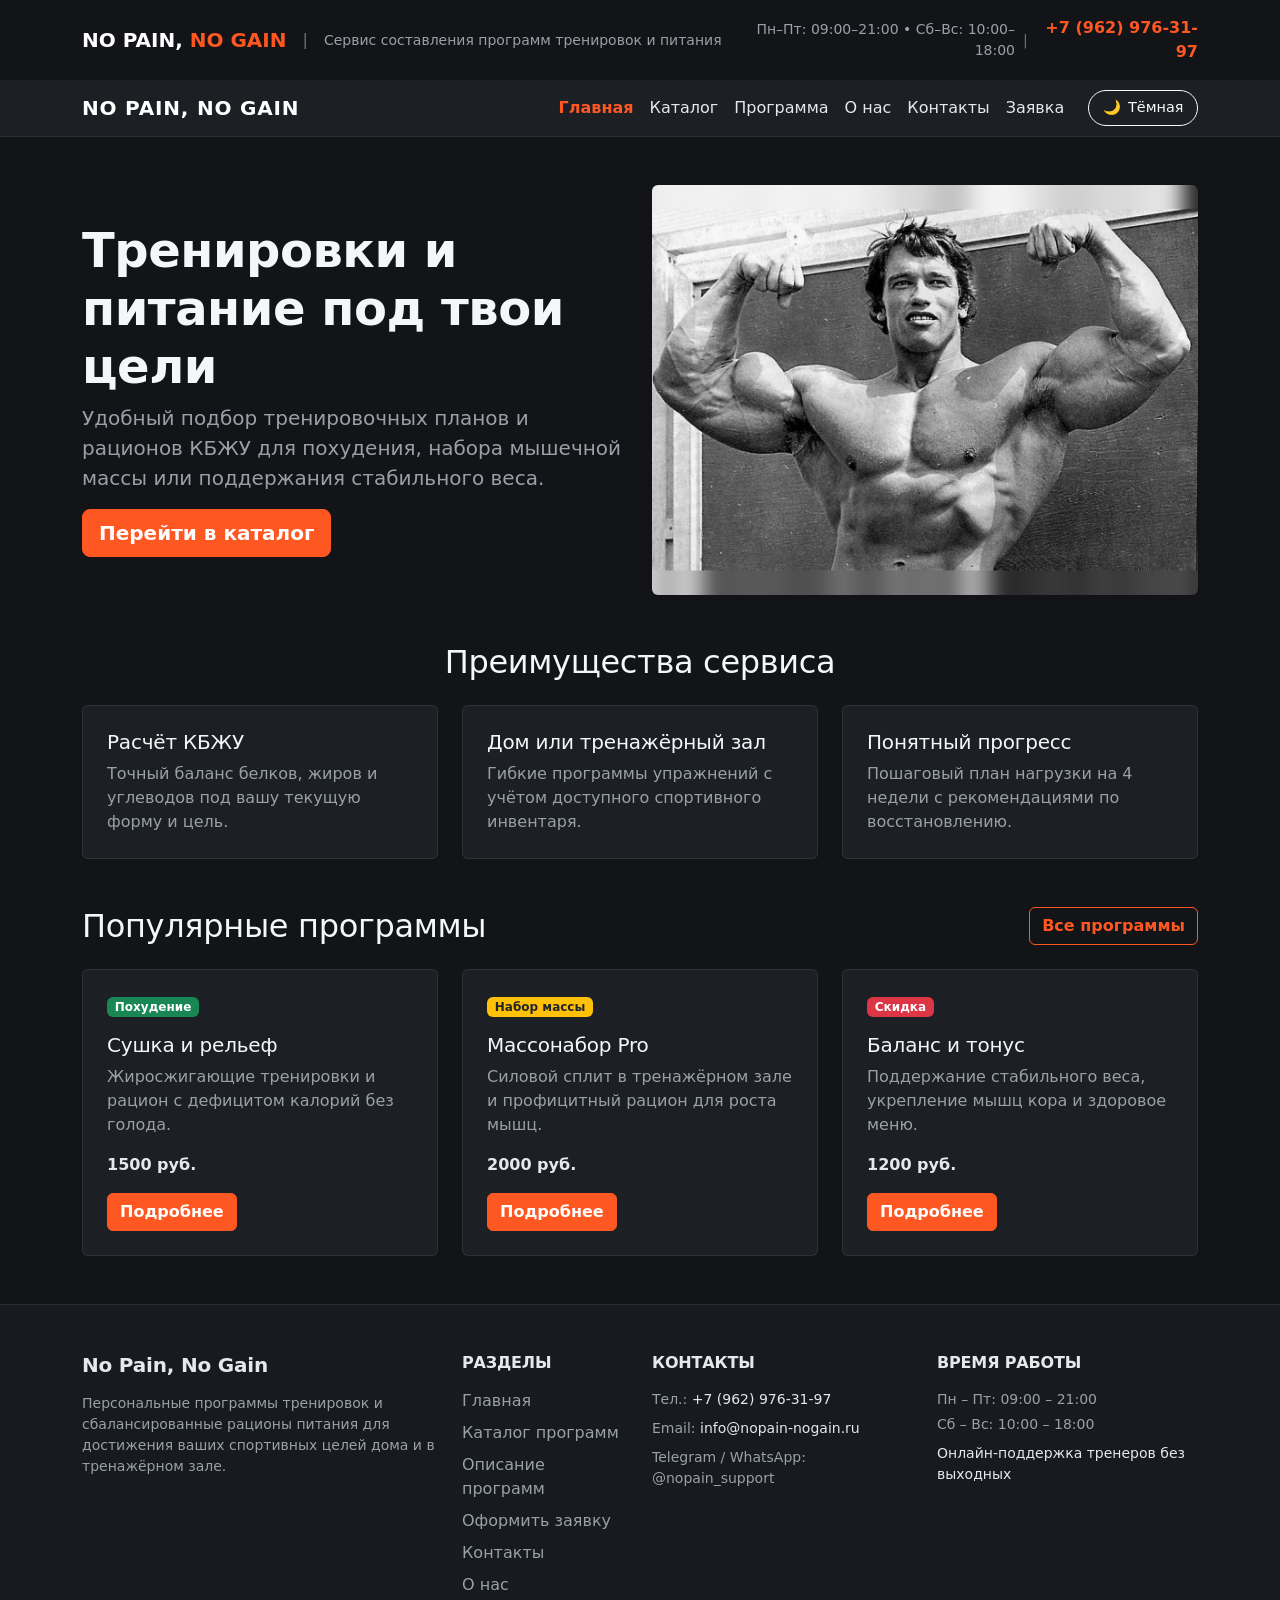
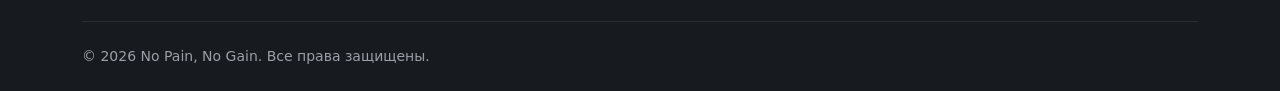
<file: index.html>
<!DOCTYPE html>
<html lang="ru">
<head>
  <meta charset="UTF-8">
  <meta name="viewport" content="width=device-width, initial-scale=1.0">
  <title>Главная — No Pain, No Gain</title>
  <link rel="stylesheet" href="vendor/bootstrap/css/bootstrap.min.css">
  <link rel="stylesheet" href="css/custom.css">
  <link rel="stylesheet" href="css/theme.css">
</head>
<body class="bg-light">


<header class="top-brand-bar py-3">
  <div class="container">
    <div class="row align-items-center g-2">
      <div class="col-12 col-md-7 text-center text-md-start">
        <div class="d-flex flex-column flex-sm-row align-items-center gap-sm-3">
          <span class="fw-bold text-uppercase tracking-wider text-white fs-5">
            No Pain, <span style="color: var(--accent);">No Gain</span>
          </span>
          <span class="d-none d-sm-inline text-secondary">|</span>
          <span class="text-muted small">
            Сервис составления программ тренировок и питания
          </span>
        </div>
      </div>
      <div class="col-12 col-md-5 text-center text-md-end">
  <div class="d-inline-flex align-items-center gap-2 small">
    <span class="text-muted d-none d-xl-inline">Пн–Пт: 09:00–21:00 • Сб–Вс: 10:00–18:00</span>
    <span class="text-secondary d-none d-xl-inline">|</span>
    <a href="tel:+79629763197" class="text-decoration-none fw-bold fs-6" style="color: var(--accent);">
      +7 (962) 976-31-97
    </a>
  </div>
</div>


    </div>
  </div>
</header>

  <nav class="navbar navbar-expand-lg navbar-dark bg-dark">
    <div class="container">
      <a class="navbar-brand" href="index.html">No Pain, No Gain</a>
      <button
        class="navbar-toggler"
        type="button"
        data-bs-toggle="collapse"
        data-bs-target="#mainNavbar"
        aria-controls="mainNavbar"
        aria-expanded="false"
        aria-label="Переключить навигацию"
      >
        <span class="navbar-toggler-icon"></span>
      </button>
      <div class="collapse navbar-collapse" id="mainNavbar">
        <ul class="navbar-nav ms-auto">
          <li class="nav-item">
            <a class="nav-link active" aria-current="page" href="index.html">Главная</a>
          </li>
          <li class="nav-item">
            <a class="nav-link" href="catalog.html">Каталог</a>
          </li>
          <li class="nav-item">
            <a class="nav-link" href="product.html">Программа</a>
          </li>
          <li class="nav-item">
            <a class="nav-link" href="about.html">О нас</a>
          </li>
          <li class="nav-item">
            <a class="nav-link" href="contacts.html">Контакты</a>
          </li>
          <li class="nav-item">
            <a class="nav-link" href="order.html">Заявка</a>
          </li>

        </ul>
        <button
  class="btn btn-outline-light theme-toggle ms-lg-3 mt-3 mt-lg-0"
  type="button"
  data-theme-toggle
  aria-label="Включить светлую тему"
  aria-pressed="false"
>
  <span data-theme-icon>🌙</span>
  <span data-theme-label>Тёмная</span>
</button>
      </div>
    </div>
  </nav>


  <main>
    <section class="container my-5">
      <div class="row align-items-center g-4">
        <div class="col-12 col-lg-6">
          <h2 class="display-5 fw-bold">
            Тренировки и питание под твои цели
          </h2>
          <p class="lead text-muted">
            Удобный подбор тренировочных планов и рационов КБЖУ для похудения,
            набора мышечной массы или поддержания стабильного веса.
          </p>
          <a class="btn btn-primary btn-lg" href="catalog.html">
            Перейти в каталог
          </a>
        </div>
        <div class="col-12 col-lg-6">
          <img 
            src="images/hero_index.jpg" 
            alt="Тренировочный процесс No Pain, No Gain" 
            class="img-fluid rounded shadow-sm"
          >
        </div>
      </div>
    </section>


    <section class="container my-5">
      <h2 class="text-center mb-4">Преимущества сервиса</h2>
      <div class="row g-4">
        <div class="col-12 col-md-4">
          <div class="p-4 border rounded h-100 bg-white">
            <h3 class="h5">Расчёт КБЖУ</h3>
            <p class="mb-0 text-muted">
              Точный баланс белков, жиров и углеводов под вашу текущую форму и цель.
            </p>
          </div>
        </div>
        <div class="col-12 col-md-4">
          <div class="p-4 border rounded h-100 bg-white">
            <h3 class="h5">Дом или тренажёрный зал</h3>
            <p class="mb-0 text-muted">
              Гибкие программы упражнений с учётом доступного спортивного инвентаря.
            </p>
          </div>
        </div>
        <div class="col-12 col-md-4">
          <div class="p-4 border rounded h-100 bg-white">
            <h3 class="h5">Понятный прогресс</h3>
            <p class="mb-0 text-muted">
              Пошаговый план нагрузки на 4 недели с рекомендациями по восстановлению.
            </p>
          </div>
        </div>
      </div>
    </section>


    <section class="container my-5">
      <div class="d-flex justify-content-between align-items-center mb-4">
        <h2 class="mb-0">Популярные программы</h2>
        <a class="btn btn-outline-primary" href="catalog.html">
          Все программы
        </a>
      </div>
      <div class="row g-4">
        <div class="col-12 col-md-6 col-lg-4">
          <div class="border rounded h-100 p-4 bg-white">
            <span class="badge bg-success mb-3">Похудение</span>
            <h3 class="h5">Сушка и рельеф</h3>
            <p class="text-muted">
              Жиросжигающие тренировки и рацион с дефицитом калорий без голода.
            </p>
            <p class="fw-bold mb-3">1500 руб.</p>
            <a class="btn btn-primary" href="product.html">
              Подробнее
            </a>
          </div>
        </div>
        <div class="col-12 col-md-6 col-lg-4">
          <div class="border rounded h-100 p-4 bg-white">
            <span class="badge bg-warning text-dark mb-3">Набор массы</span>
            <h3 class="h5">Массонабор Pro</h3>
            <p class="text-muted">
              Силовой сплит в тренажёрном зале и профицитный рацион для роста мышц.
            </p>
            <p class="fw-bold mb-3">2000 руб.</p>
            <a class="btn btn-primary" href="product.html">
              Подробнее
            </a>
          </div>
        </div>
        <div class="col-12 col-md-6 col-lg-4">
          <div class="border rounded h-100 p-4 bg-white">
            <span class="badge bg-danger mb-3">Скидка</span>
            <h3 class="h5">Баланс и тонус</h3>
            <p class="text-muted">
              Поддержание стабильного веса, укрепление мышц кора и здоровое меню.
            </p>
            <p class="fw-bold mb-3">1200 руб.</p>
            <a class="btn btn-primary" href="product.html">
              Подробнее
            </a>
          </div>
        </div>
      </div>
    </section>
  </main>


  <footer class="bg-dark text-white pt-5 pb-4 mt-5">
    <div class="container">
      <div class="row g-4">
        <div class="col-12 col-md-6 col-lg-4">
          <h5 class="fw-bold mb-3">No Pain, No Gain</h5>
          <p class="text-white-50 small mb-0">
            Персональные программы тренировок и сбалансированные рационы питания для достижения ваших спортивных целей дома и в тренажёрном зале.
          </p>
        </div>

        <div class="col-6 col-md-3 col-lg-2">
          <h6 class="text-uppercase fw-bold mb-3">Разделы</h6>
          <ul class="list-unstyled mb-0">
            <li class="mb-2"><a class="text-white-50 text-decoration-none" href="index.html">Главная</a></li>
            <li class="mb-2"><a class="text-white-50 text-decoration-none" href="catalog.html">Каталог программ</a></li>
            <li class="mb-2"><a class="text-white-50 text-decoration-none" href="product.html">Описание программ</a></li>
            <li class="mb-2"><a class="text-white-50 text-decoration-none" href="order.html">Оформить заявку</a></li>
            <li class="mb-2"><a class="text-white-50 text-decoration-none" href="contacts.html">Контакты</a></li>
            <li><a class="text-white-50 text-decoration-none" href="about.html">О нас</a></li>
          </ul>
        </div>

        <div class="col-6 col-md-3 col-lg-3">
          <h6 class="text-uppercase fw-bold mb-3">Контакты</h6>
          <ul class="list-unstyled text-white-50 small mb-0">
            <li class="mb-2">Тел.: <a class="text-white text-decoration-none" href="tel:+79991234567">+7 (962) 976-31-97</a></li>
            <li class="mb-2">Email: <a class="text-white text-decoration-none" href="mailto:info@nopain-nogain.ru">info@nopain-nogain.ru</a></li>
            <li>Telegram / WhatsApp: @nopain_support</li>
          </ul>
        </div>

        <div class="col-12 col-md-6 col-lg-3">
          <h6 class="text-uppercase fw-bold mb-3">Время работы</h6>
          <ul class="list-unstyled text-white-50 small mb-0">
            <li class="mb-1">Пн – Пт: 09:00 – 21:00</li>
            <li class="mb-1">Сб – Вс: 10:00 – 18:00</li>
            <li class="text-white mt-2">Онлайн-поддержка тренеров без выходных</li>
          </ul>
        </div>
      </div>
      <hr class="border-secondary my-4">
      <div class="row align-items-center">
        <div class="col-12 col-md-6 text-center text-md-start">
          <p class="text-white-50 small mb-0">&copy; 2026 No Pain, No Gain. Все права защищены.</p>
        </div>
      </div>
    </div>
  </footer>



  <script
    src="vendor/bootstrap/js/bootstrap.bundle.min.js">
  </script>
  <script src="js/theme.js"></script>
</body>
</html>
</file>
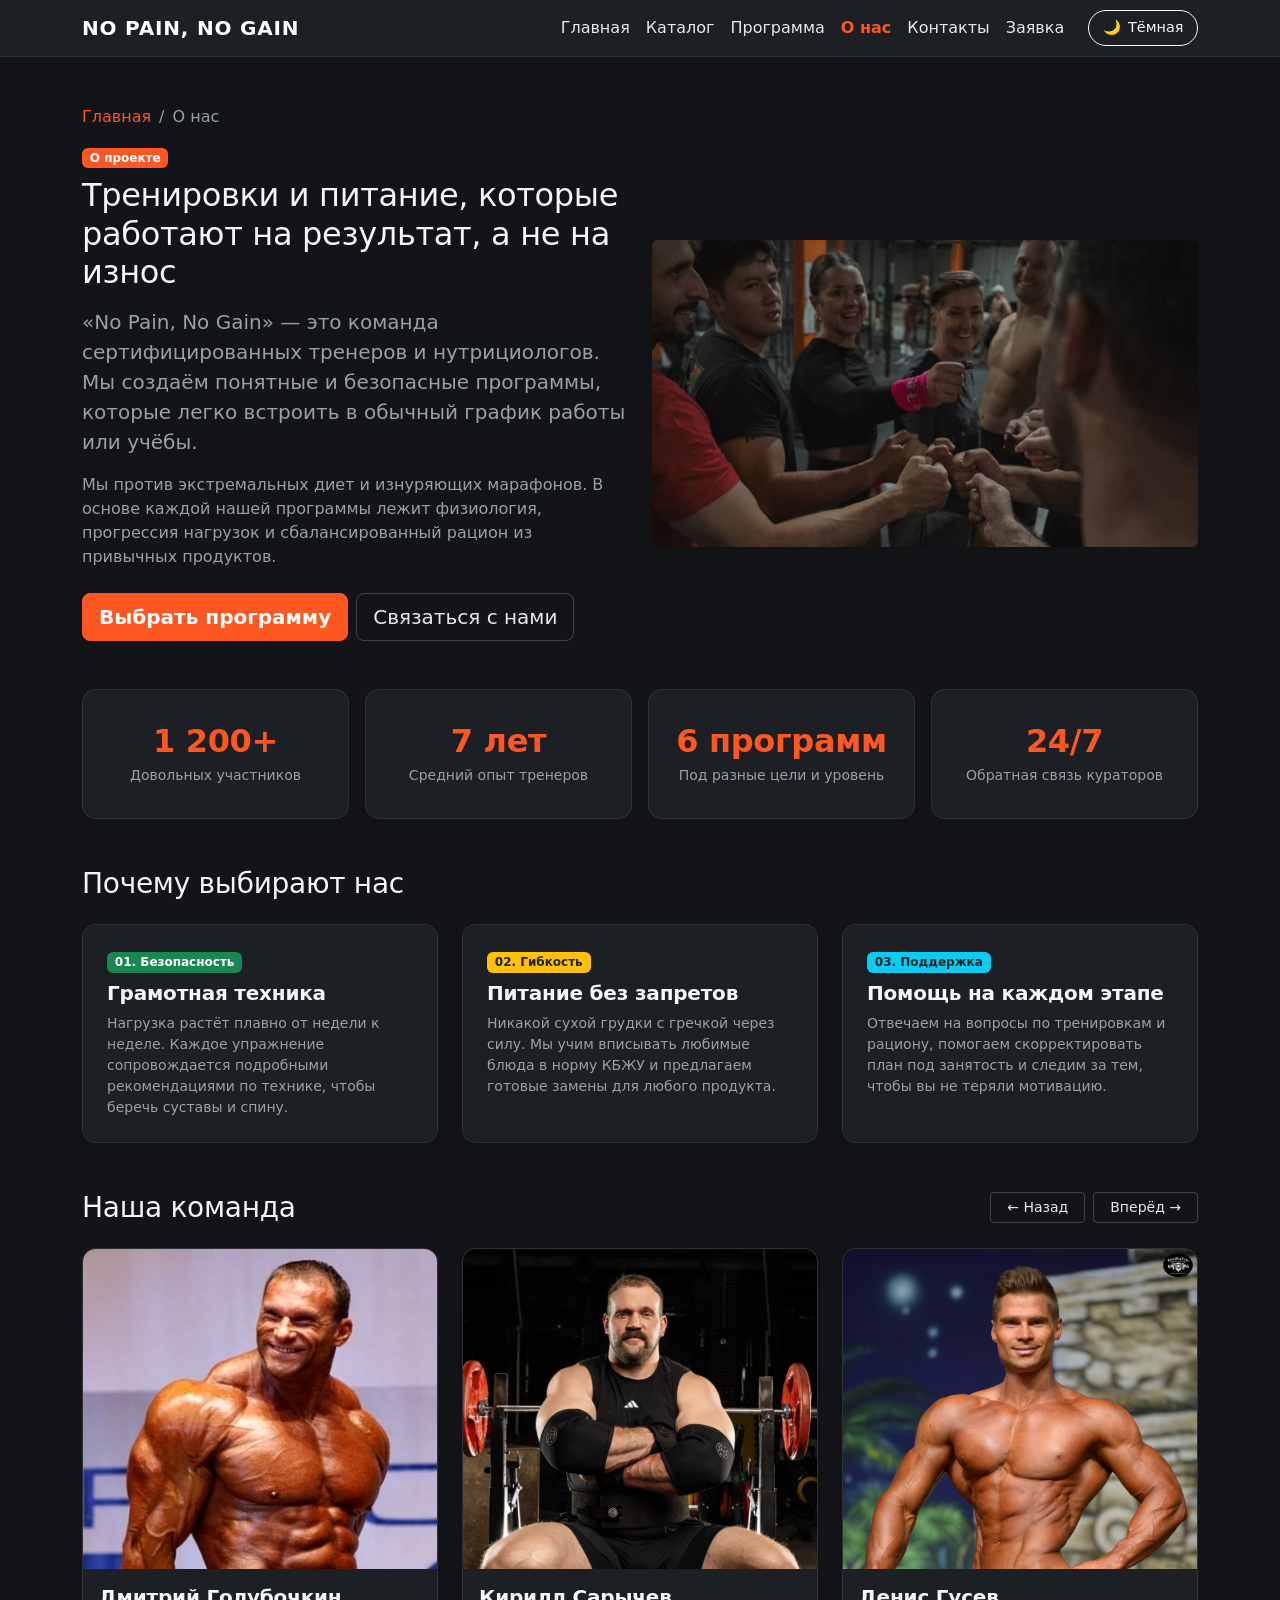
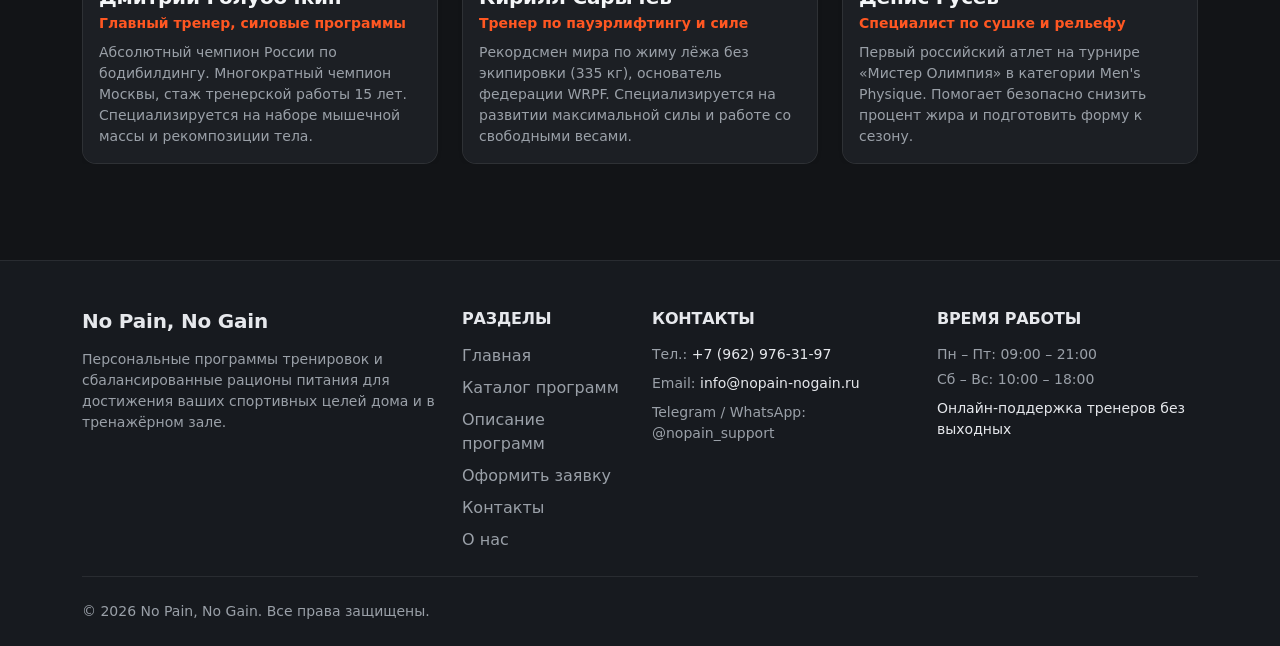
<file: about.html>
<!DOCTYPE html>
<html lang="ru">
<head>
  <meta charset="UTF-8">
  <meta name="viewport" content="width=device-width, initial-scale=1.0">
  <title>О нас — No Pain, No Gain</title>
  <link rel="stylesheet" href="vendor/bootstrap/css/bootstrap.min.css">
  <link rel="stylesheet" href="css/custom.css">
  <link rel="stylesheet" href="css/theme.css">
</head>
<body class="bg-light d-flex flex-column min-vh-100">

  <nav class="navbar navbar-expand-lg navbar-dark bg-dark">
    <div class="container">
      <a class="navbar-brand" href="index.html">No Pain, No Gain</a>
      <button
        class="navbar-toggler"
        type="button"
        data-bs-toggle="collapse"
        data-bs-target="#mainNavbar"
        aria-controls="mainNavbar"
        aria-expanded="false"
        aria-label="Переключить навигацию"
      >
        <span class="navbar-toggler-icon"></span>
      </button>
      <div class="collapse navbar-collapse" id="mainNavbar">
        <ul class="navbar-nav ms-auto">
          <li class="nav-item">
            <a class="nav-link" aria-current="page" href="index.html">Главная</a>
          </li>
          <li class="nav-item">
            <a class="nav-link" href="catalog.html">Каталог</a>
          </li>
          <li class="nav-item">
            <a class="nav-link" href="product.html">Программа</a>
          </li>
          <li class="nav-item">
            <a class="nav-link active" href="about.html">О нас</a>
          </li>
          <li class="nav-item">
            <a class="nav-link" href="contacts.html">Контакты</a>
          </li>
          <li class="nav-item">
            <a class="nav-link" href="order.html">Заявка</a>
          </li>
        </ul>
        <button
  class="btn btn-outline-light theme-toggle ms-lg-3 mt-3 mt-lg-0"
  type="button"
  data-theme-toggle
  aria-label="Включить светлую тему"
  aria-pressed="false"
>
  <span data-theme-icon>🌙</span>
  <span data-theme-label>Тёмная</span>
</button>
      </div>
    </div>
  </nav>

  <main class="container my-5 flex-grow-1">
    <nav aria-label="breadcrumb">
      <ol class="breadcrumb">
        <li class="breadcrumb-item"><a href="index.html">Главная</a></li>
        <li class="breadcrumb-item active" aria-current="page">О нас</li>
      </ol>
    </nav>

    <div class="row g-4 align-items-center mb-5">
      <div class="col-12 col-lg-6">
        <span class="badge bg-primary mb-2">О проекте</span>
        <h1 class="h2 mb-3">Тренировки и питание, которые работают на результат, а не на износ</h1>
        <p class="lead text-muted">
          «No Pain, No Gain» — это команда сертифицированных тренеров и нутрициологов. Мы создаём понятные и безопасные программы, которые легко встроить в обычный график работы или учёбы.
        </p>
        <p class="text-muted mb-4">
          Мы против экстремальных диет и изнуряющих марафонов. В основе каждой нашей программы лежит физиология, прогрессия нагрузок и сбалансированный рацион из привычных продуктов.
        </p>
        <div class="d-flex gap-2">
          <a href="catalog.html" class="btn btn-primary btn-lg">Выбрать программу</a>
          <a href="contacts.html" class="btn btn-outline-secondary btn-lg">Связаться с нами</a>
        </div>
      </div>
      <div class="col-12 col-lg-6">
        <!-- Используем одну из ваших картинок формата 16:9 -->
        <div class="rounded overflow-hidden shadow-sm">
          <img src="images/about0.jpg" class="w-100 program-carousel-img" alt="Команда и тренировки No Pain, No Gain">
        </div>
      </div>
    </div>

    <!-- 2. Блок со статистикой -->
    <div class="row g-3 text-center mb-5">
      <div class="col-6 col-md-3">
        <div class="card border-0 shadow-sm h-100 py-3">
          <div class="card-body">
            <div class="h2 fw-bold text-primary mb-1">1 200+</div>
            <div class="text-muted small">Довольных участников</div>
          </div>
        </div>
      </div>
      <div class="col-6 col-md-3">
        <div class="card border-0 shadow-sm h-100 py-3">
          <div class="card-body">
            <div class="h2 fw-bold text-primary mb-1">7 лет</div>
            <div class="text-muted small">Средний опыт тренеров</div>
          </div>
        </div>
      </div>
      <div class="col-6 col-md-3">
        <div class="card border-0 shadow-sm h-100 py-3">
          <div class="card-body">
            <div class="h2 fw-bold text-primary mb-1">6 программ</div>
            <div class="text-muted small">Под разные цели и уровень</div>
          </div>
        </div>
      </div>
      <div class="col-6 col-md-3">
        <div class="card border-0 shadow-sm h-100 py-3">
          <div class="card-body">
            <div class="h2 fw-bold text-primary mb-1">24/7</div>
            <div class="text-muted small">Обратная связь кураторов</div>
          </div>
        </div>
      </div>
    </div>

    <h2 class="h3 mb-4">Почему выбирают нас</h2>
    <div class="row g-4 mb-5">
      <div class="col-12 col-md-4">
        <div class="card border-0 shadow-sm h-100">
          <div class="card-body p-4">
            <span class="badge bg-success mb-2">01. Безопасность</span>
            <h3 class="h5 fw-bold">Грамотная техника</h3>
            <p class="text-muted small mb-0">
              Нагрузка растёт плавно от недели к неделе. Каждое упражнение сопровождается подробными рекомендациями по технике, чтобы беречь суставы и спину.
            </p>
          </div>
        </div>
      </div>
      <div class="col-12 col-md-4">
        <div class="card border-0 shadow-sm h-100">
          <div class="card-body p-4">
            <span class="badge bg-warning text-dark mb-2">02. Гибкость</span>
            <h3 class="h5 fw-bold">Питание без запретов</h3>
            <p class="text-muted small mb-0">
              Никакой сухой грудки с гречкой через силу. Мы учим вписывать любимые блюда в норму КБЖУ и предлагаем готовые замены для любого продукта.
            </p>
          </div>
        </div>
      </div>
      <div class="col-12 col-md-4">
        <div class="card border-0 shadow-sm h-100">
          <div class="card-body p-4">
            <span class="badge bg-info text-dark mb-2">03. Поддержка</span>
            <h3 class="h5 fw-bold">Помощь на каждом этапе</h3>
            <p class="text-muted small mb-0">
              Отвечаем на вопросы по тренировкам и рациону, помогаем скорректировать план под занятость и следим за тем, чтобы вы не теряли мотивацию.
            </p>
          </div>
        </div>
      </div>
    </div>


<div class="d-flex justify-content-between align-items-center mb-4">
  <h2 class="h3 mb-0">Наша команда</h2>
  <div class="d-flex gap-2">
    <button class="btn btn-outline-dark btn-sm px-3" type="button" data-bs-target="#teamCarousel" data-bs-slide="prev">
      &larr; Назад
    </button>
    <button class="btn btn-outline-dark btn-sm px-3" type="button" data-bs-target="#teamCarousel" data-bs-slide="next">
      Вперёд &rarr;
    </button>
  </div>
</div>

<div id="teamCarousel" class="carousel slide" data-bs-ride="false">
  <div class="carousel-inner">
    <div class="carousel-item active">
      <div class="row g-4">
        
        <!-- Тренер 1 -->
        <div class="col-12 col-md-4">
          <div class="card border-0 shadow-sm h-100">
            <img src="images/about1.jpg" class="card-img-top team-card-img" alt="Дмитрий Голубочкин">
            <div class="card-body">
              <h3 class="h5 fw-bold mb-1">Дмитрий Голубочкин</h3>
              <p class="text-primary small fw-semibold mb-2">Главный тренер, силовые программы</p>
              <p class="text-muted small mb-0">
                Абсолютный чемпион России по бодибилдингу. Многократный чемпион Москвы, стаж тренерской работы 15 лет. Специализируется на наборе мышечной массы и рекомпозиции тела.
              </p>
            </div>
          </div>
        </div>

        <!-- Тренер 2 -->
        <div class="col-12 col-md-4">
          <div class="card border-0 shadow-sm h-100">
            <img src="images/about2.png" class="card-img-top team-card-img" alt="Кирилл Сарычев">
            <div class="card-body">
              <h3 class="h5 fw-bold mb-1">Кирилл Сарычев</h3>
              <p class="text-primary small fw-semibold mb-2">Тренер по пауэрлифтингу и силе</p>
              <p class="text-muted small mb-0">
                Рекордсмен мира по жиму лёжа без экипировки (335 кг), основатель федерации WRPF. Специализируется на развитии максимальной силы и работе со свободными весами.
              </p>
            </div>
          </div>
        </div>

        <!-- Тренер 3 -->
        <div class="col-12 col-md-4">
          <div class="card border-0 shadow-sm h-100">
            <img src="images/about3.jpg" class="card-img-top team-card-img" alt="Денис Гусев">
            <div class="card-body">
              <h3 class="h5 fw-bold mb-1">Денис Гусев</h3>
              <p class="text-primary small fw-semibold mb-2">Специалист по сушке и рельефу</p>
              <p class="text-muted small mb-0">
                Первый российский атлет на турнире «Мистер Олимпия» в категории Men's Physique. Помогает безопасно снизить процент жира и подготовить форму к сезону.
              </p>
            </div>
          </div>
        </div>

      </div>
    </div>

    <div class="carousel-item">
      <div class="row g-4">
        
        <!-- Тренер 4 -->
        <div class="col-12 col-md-4">
          <div class="card border-0 shadow-sm h-100">
            <img src="images/about4.jpg" class="card-img-top team-card-img" alt="Виктор Блуд">
            <div class="card-body">
              <h3 class="h5 fw-bold mb-1">Виктор Блуд</h3>
              <p class="text-primary small fw-semibold mb-2">Функциональный тренинг и выносливость</p>
              <p class="text-muted small mb-0">
                Силовой атлет, пропагандист старой школы атлетизма. Разрабатывает программы для развития взрывной силы, координации и тренировок с собственным весом.
              </p>
            </div>
          </div>
        </div>

        <!-- Тренер 5 -->
        <div class="col-12 col-md-4">
          <div class="card border-0 shadow-sm h-100">
            <img src="images/about5.jpg" class="card-img-top team-card-img" alt="Ярослав Брин">
            <div class="card-body">
              <h3 class="h5 fw-bold mb-1">Ярослав Брин</h3>
              <p class="text-primary small fw-semibold mb-2">Нутрициолог и эксперт по жиросжиганию</p>
              <p class="text-muted small mb-0">
                Автор популярной системы трансформации тела без жёстких диет. Составляет рационы на 1600 и 3000 ккал под любой рабочий график.
              </p>
            </div>
          </div>
        </div>

        <!-- Тренер 6 -->
        <div class="col-12 col-md-4">
          <div class="card border-0 shadow-sm h-100">
            <img src="images/about6.jpg" class="card-img-top team-card-img" alt="Арина Скоромная">
            <div class="card-body">
              <h3 class="h5 fw-bold mb-1">Арина Скоромная</h3>
              <p class="text-primary small fw-semibold mb-2">Тренер по домашнему фитнесу</p>
              <p class="text-muted small mb-0">
                Фитнес-эксперт и сертифицированный нутрициолог. Специализируется на эффективных домашних тренировках с минимальным инвентарём и восстановлении.
              </p>
            </div>
          </div>
        </div>

      </div>
    </div>

  </div>
</div>
  </main>

  <footer class="bg-dark text-white pt-5 pb-4 mt-5">
    <div class="container">
      <div class="row g-4">
        <div class="col-12 col-md-6 col-lg-4">
          <h5 class="fw-bold mb-3">No Pain, No Gain</h5>
          <p class="text-white-50 small mb-0">
            Персональные программы тренировок и сбалансированные рационы питания для достижения ваших спортивных целей дома и в тренажёрном зале.
          </p>
        </div>

        <div class="col-6 col-md-3 col-lg-2">
          <h6 class="text-uppercase fw-bold mb-3">Разделы</h6>
          <ul class="list-unstyled mb-0">
            <li class="mb-2"><a class="text-white-50 text-decoration-none" href="index.html">Главная</a></li>
            <li class="mb-2"><a class="text-white-50 text-decoration-none" href="catalog.html">Каталог программ</a></li>
            <li class="mb-2"><a class="text-white-50 text-decoration-none" href="product.html">Описание программ</a></li>
            <li class="mb-2"><a class="text-white-50 text-decoration-none" href="order.html">Оформить заявку</a></li>
            <li class="mb-2"><a class="text-white-50 text-decoration-none" href="contacts.html">Контакты</a></li>
            <li><a class="text-white-50 text-decoration-none" href="about.html">О нас</a></li>
          </ul>
        </div>

        <div class="col-6 col-md-3 col-lg-3">
          <h6 class="text-uppercase fw-bold mb-3">Контакты</h6>
          <ul class="list-unstyled text-white-50 small mb-0">
            <li class="mb-2">Тел.: <a class="text-white text-decoration-none" href="tel:+79991234567">+7 (962) 976-31-97</a></li>
            <li class="mb-2">Email: <a class="text-white text-decoration-none" href="mailto:info@nopain-nogain.ru">info@nopain-nogain.ru</a></li>
            <li>Telegram / WhatsApp: @nopain_support</li>
          </ul>
        </div>

        <div class="col-12 col-md-6 col-lg-3">
          <h6 class="text-uppercase fw-bold mb-3">Время работы</h6>
          <ul class="list-unstyled text-white-50 small mb-0">
            <li class="mb-1">Пн – Пт: 09:00 – 21:00</li>
            <li class="mb-1">Сб – Вс: 10:00 – 18:00</li>
            <li class="text-white mt-2">Онлайн-поддержка тренеров без выходных</li>
          </ul>
        </div>
      </div>
      <hr class="border-secondary my-4">
      <div class="row align-items-center">
        <div class="col-12 col-md-6 text-center text-md-start">
          <p class="text-white-50 small mb-0">&copy; 2026 No Pain, No Gain. Все права защищены.</p>
        </div>
      </div>
    </div>
  </footer>

  <script src="vendor/bootstrap/js/bootstrap.bundle.min.js"></script>
  <script src="js/theme.js"></script>
</body>
</html>
</file>
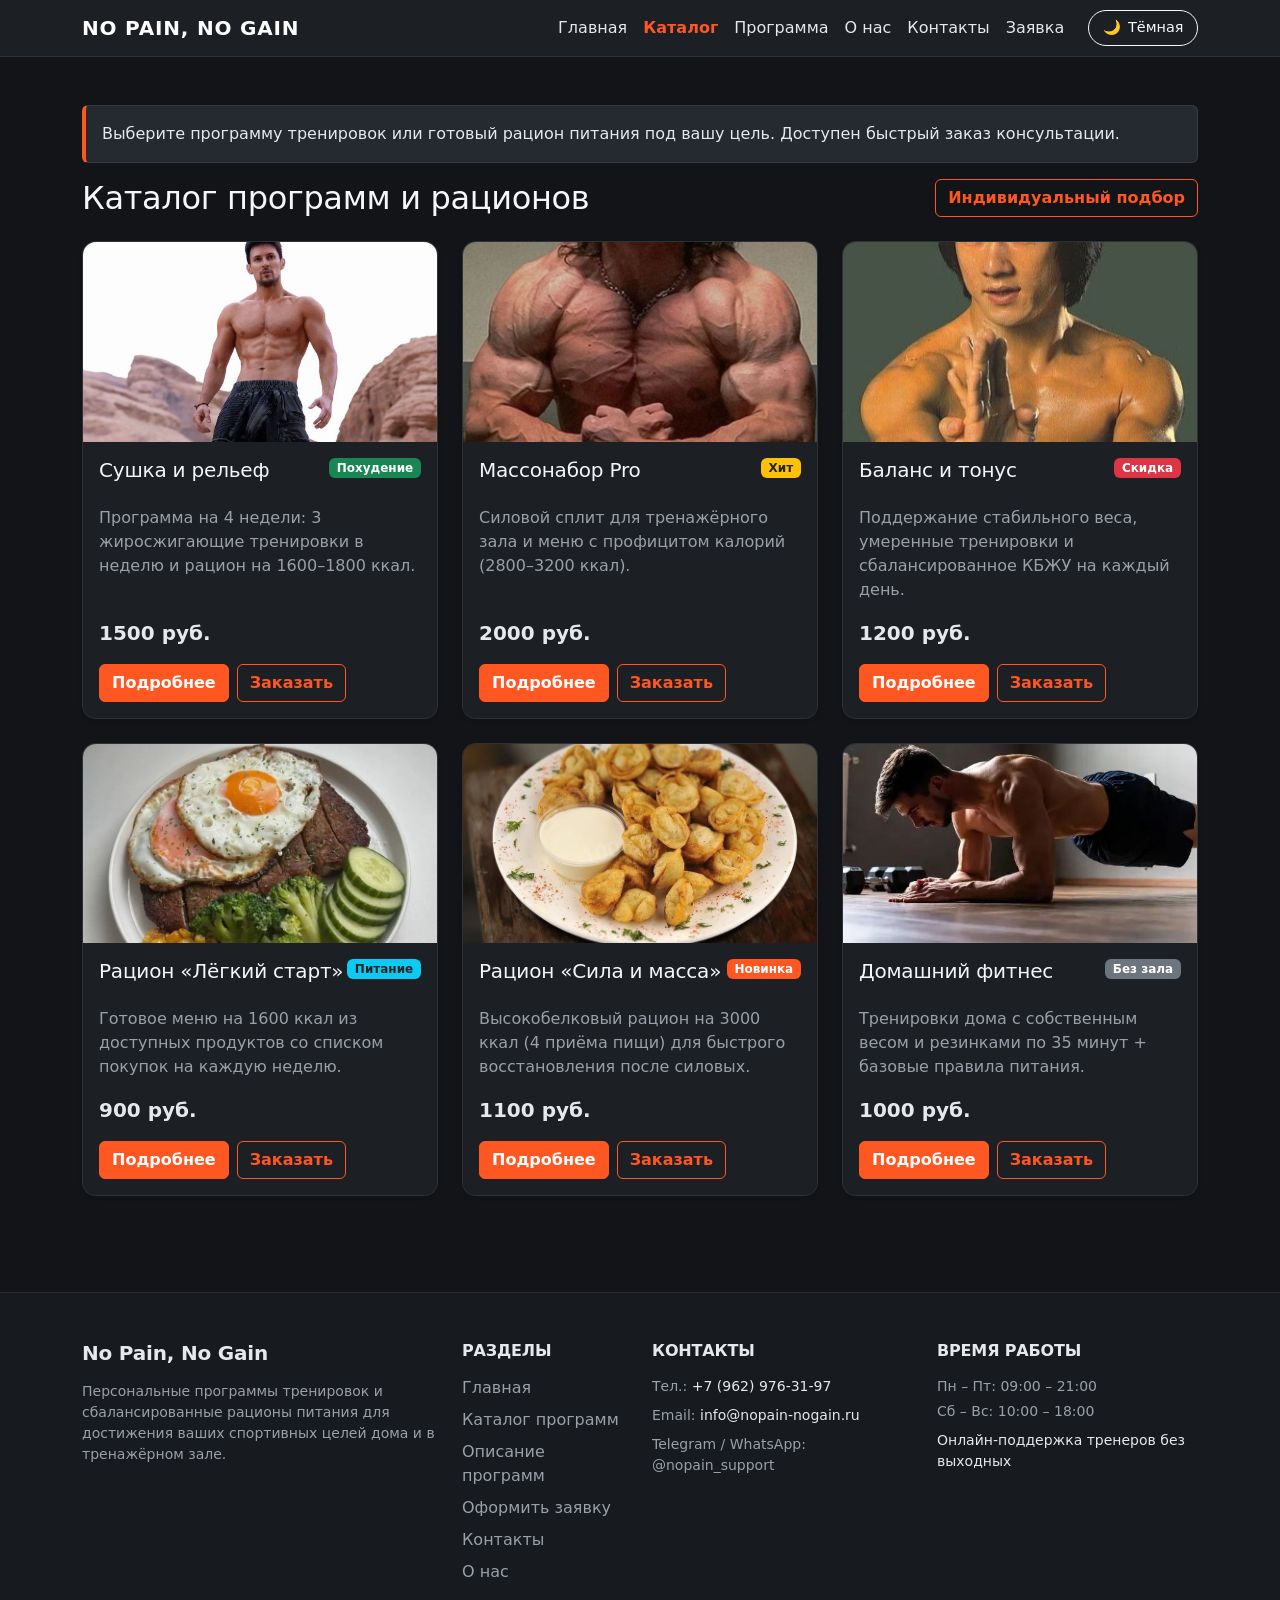
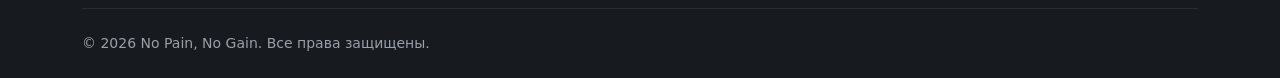
<file: catalog.html>
<!DOCTYPE html>
<html lang="ru">
<head>
  <meta charset="UTF-8">
  <meta name="viewport" content="width=device-width, initial-scale=1.0">
  <title>Каталог программ — No Pain, No Gain</title>
  <link rel="stylesheet" href="vendor/bootstrap/css/bootstrap.min.css">
  <link rel="stylesheet" href="css/custom.css">
  <link rel="stylesheet" href="css/theme.css">
</head>
<body class="bg-light d-flex flex-column min-vh-100">

  <nav class="navbar navbar-expand-lg navbar-dark bg-dark">
    <div class="container">
      <a class="navbar-brand" href="index.html">No Pain, No Gain</a>
      <button
        class="navbar-toggler"
        type="button"
        data-bs-toggle="collapse"
        data-bs-target="#mainNavbar"
        aria-controls="mainNavbar"
        aria-expanded="false"
        aria-label="Переключить навигацию"
      >
        <span class="navbar-toggler-icon"></span>
      </button>
      <div class="collapse navbar-collapse" id="mainNavbar">
        <ul class="navbar-nav ms-auto">
          <li class="nav-item">
            <a class="nav-link" aria-current="page" href="index.html">Главная</a>
          </li>
          <li class="nav-item">
            <a class="nav-link active" href="catalog.html">Каталог</a>
          </li>
          <li class="nav-item">
            <a class="nav-link" href="product.html">Программа</a>
          </li>
          <li class="nav-item">
            <a class="nav-link" href="about.html">О нас</a>
          </li>
          <li class="nav-item">
            <a class="nav-link" href="contacts.html">Контакты</a>
          </li>
          <li class="nav-item">
            <a class="nav-link" href="order.html">Заявка</a>
          </li>
        </ul>
        <button
  class="btn btn-outline-light theme-toggle ms-lg-3 mt-3 mt-lg-0"
  type="button"
  data-theme-toggle
  aria-label="Включить светлую тему"
  aria-pressed="false"
>
  <span data-theme-icon>🌙</span>
  <span data-theme-label>Тёмная</span>
</button>
      </div>
    </div>
  </nav>

  <main class="container my-5 flex-grow-1">
    <div class="alert alert-info" role="alert">
      Выберите программу тренировок или готовый рацион питания под вашу цель. Доступен быстрый заказ консультации.
    </div>

    <div class="d-flex justify-content-between align-items-center mb-4">
      <h1 class="h2 mb-0">Каталог программ и рационов</h1>
      <a class="btn btn-outline-primary" href="order.html">Индивидуальный подбор</a>
    </div>

    <div class="row g-4">
      <!-- Карточка 1 -->
      <div class="col-12 col-md-6 col-lg-4">
        <div class="card h-100 shadow-sm">
          <img src="images/catalog1.jpg" class="card-img-top" alt="Сушка и рельеф">
          <div class="card-body d-flex flex-column">
            <div class="d-flex justify-content-between align-items-start mb-3">
              <h2 class="card-title h5">Сушка и рельеф</h2>
              <span class="badge bg-success">Похудение</span>
            </div>
            <p class="card-text text-muted">
              Программа на 4 недели: 3 жиросжигающие тренировки в неделю и рацион на 1600–1800 ккал.
            </p>
            <p class="fw-bold fs-5 mt-auto">1500 руб.</p>
            <div class="d-flex gap-2">
              <a class="btn btn-primary" href="product.html#pane-dry">Подробнее</a>
              <button class="btn btn-outline-primary" type="button" data-bs-toggle="modal" data-bs-target="#orderModal">Заказать</button>
            </div>
          </div>
        </div>
      </div>

      <!-- Карточка 2 -->
      <div class="col-12 col-md-6 col-lg-4">
        <div class="card h-100 shadow-sm">
          <img src="images/catalog2.jpg" class="card-img-top" alt="Массонабор Pro">
          <div class="card-body d-flex flex-column">
            <div class="d-flex justify-content-between align-items-start mb-3">
              <h2 class="card-title h5">Массонабор Pro</h2>
              <span class="badge bg-warning text-dark">Хит</span>
            </div>
            <p class="card-text text-muted">
              Силовой сплит для тренажёрного зала и меню с профицитом калорий (2800–3200 ккал).
            </p>
            <p class="fw-bold fs-5 mt-auto">2000 руб.</p>
            <div class="d-flex gap-2">
              <a class="btn btn-primary" href="product.html#pane-mass">Подробнее</a>
              <button class="btn btn-outline-primary" type="button" data-bs-toggle="modal" data-bs-target="#orderModal">Заказать</button>
            </div>
          </div>
        </div>
      </div>

      <!-- Карточка 3 -->
      <div class="col-12 col-md-6 col-lg-4">
        <div class="card h-100 shadow-sm">
          <img src="images/catalog3.jpg" class="card-img-top" alt="Баланс и тонус">
          <div class="card-body d-flex flex-column">
            <div class="d-flex justify-content-between align-items-start mb-3">
              <h2 class="card-title h5">Баланс и тонус</h2>
              <span class="badge bg-danger">Скидка</span>
            </div>
            <p class="card-text text-muted">
              Поддержание стабильного веса, умеренные тренировки и сбалансированное КБЖУ на каждый день.
            </p>
            <p class="fw-bold fs-5 mt-auto">1200 руб.</p>
            <div class="d-flex gap-2">
              <a class="btn btn-primary" href="product.html#pane-balance">Подробнее</a>
              <button class="btn btn-outline-primary" type="button" data-bs-toggle="modal" data-bs-target="#orderModal">Заказать</button>
            </div>
          </div>
        </div>
      </div>
      <!-- Карточка 4 -->
      <div class="col-12 col-md-6 col-lg-4">
        <div class="card h-100 shadow-sm">
          <img src="images/catalog4.jpg" class="card-img-top" alt="Лёгкий старт">
          <div class="card-body d-flex flex-column">
            <div class="d-flex justify-content-between align-items-start mb-3">
              <h2 class="card-title h5">Рацион «Лёгкий старт»</h2>
              <span class="badge bg-info text-dark">Питание</span>
            </div>
            <p class="card-text text-muted">
              Готовое меню на 1600 ккал из доступных продуктов со списком покупок на каждую неделю.
            </p>
            <p class="fw-bold fs-5 mt-auto">900 руб.</p>
            <div class="d-flex gap-2">
              <a class="btn btn-primary" href="product.html#pane-diet1600">Подробнее</a>
              <button class="btn btn-outline-primary" type="button" data-bs-toggle="modal" data-bs-target="#orderModal">Заказать</button>
            </div>
          </div>
        </div>
      </div>

      <!-- Карточка 5 -->
      <div class="col-12 col-md-6 col-lg-4">
        <div class="card h-100 shadow-sm">
          <img src="images/catalog5.jpg" class="card-img-top" alt="Сила и масса">
          <div class="card-body d-flex flex-column">
            <div class="d-flex justify-content-between align-items-start mb-3">
              <h2 class="card-title h5">Рацион «Сила и масса»</h2>
              <span class="badge bg-primary">Новинка</span>
            </div>
            <p class="card-text text-muted">
              Высокобелковый рацион на 3000 ккал (4 приёма пищи) для быстрого восстановления после силовых.
            </p>
            <p class="fw-bold fs-5 mt-auto">1100 руб.</p>
            <div class="d-flex gap-2">
              <a class="btn btn-primary" href="product.html#pane-diet3000">Подробнее</a>
              <button class="btn btn-outline-primary" type="button" data-bs-toggle="modal" data-bs-target="#orderModal">Заказать</button>
            </div>
          </div>
        </div>
      </div>

      <!-- Карточка 6 -->
      <div class="col-12 col-md-6 col-lg-4">
        <div class="card h-100 shadow-sm">
          <img src="images/catalog6.jpg" class="card-img-top" alt="Домашний фитнес">
          <div class="card-body d-flex flex-column">
            <div class="d-flex justify-content-between align-items-start mb-3">
              <h2 class="card-title h5">Домашний фитнес</h2>
              <span class="badge bg-secondary">Без зала</span>
            </div>
            <p class="card-text text-muted">
              Тренировки дома с собственным весом и резинками по 35 минут + базовые правила питания.
            </p>
            <p class="fw-bold fs-5 mt-auto">1000 руб.</p>
            <div class="d-flex gap-2">
              <a class="btn btn-primary" href="product.html#pane-home">Подробнее</a>
              <button class="btn btn-outline-primary" type="button" data-bs-toggle="modal" data-bs-target="#orderModal">Заказать</button>
            </div>
          </div>
        </div>
      </div>
    </div>
  </main>

  <footer class="bg-dark text-white pt-5 pb-4 mt-5">
    <div class="container">
      <div class="row g-4">
        <div class="col-12 col-md-6 col-lg-4">
          <h5 class="fw-bold mb-3">No Pain, No Gain</h5>
          <p class="text-white-50 small mb-0">
            Персональные программы тренировок и сбалансированные рационы питания для достижения ваших спортивных целей дома и в тренажёрном зале.
          </p>
        </div>

        <div class="col-6 col-md-3 col-lg-2">
          <h6 class="text-uppercase fw-bold mb-3">Разделы</h6>
          <ul class="list-unstyled mb-0">
            <li class="mb-2"><a class="text-white-50 text-decoration-none" href="index.html">Главная</a></li>
            <li class="mb-2"><a class="text-white-50 text-decoration-none" href="catalog.html">Каталог программ</a></li>
            <li class="mb-2"><a class="text-white-50 text-decoration-none" href="product.html">Описание программ</a></li>
            <li class="mb-2"><a class="text-white-50 text-decoration-none" href="order.html">Оформить заявку</a></li>
            <li class="mb-2"><a class="text-white-50 text-decoration-none" href="contacts.html">Контакты</a></li>
            <li><a class="text-white-50 text-decoration-none" href="about.html">О нас</a></li>
          </ul>
        </div>

        <div class="col-6 col-md-3 col-lg-3">
          <h6 class="text-uppercase fw-bold mb-3">Контакты</h6>
          <ul class="list-unstyled text-white-50 small mb-0">
            <li class="mb-2">Тел.: <a class="text-white text-decoration-none" href="tel:+79629763197">+7 (962) 976-31-97</a></li>
            <li class="mb-2">Email: <a class="text-white text-decoration-none" href="mailto:info@nopain-nogain.ru">info@nopain-nogain.ru</a></li>
            <li>Telegram / WhatsApp: @nopain_support</li>
          </ul>
        </div>

        <div class="col-12 col-md-6 col-lg-3">
          <h6 class="text-uppercase fw-bold mb-3">Время работы</h6>
          <ul class="list-unstyled text-white-50 small mb-0">
            <li class="mb-1">Пн – Пт: 09:00 – 21:00</li>
            <li class="mb-1">Сб – Вс: 10:00 – 18:00</li>
            <li class="text-white mt-2">Онлайн-поддержка тренеров без выходных</li>
          </ul>
        </div>
      </div>
      <hr class="border-secondary my-4">
      <div class="row align-items-center">
        <div class="col-12 col-md-6 text-center text-md-start">
          <p class="text-white-50 small mb-0">&copy; 2026 No Pain, No Gain. Все права защищены.</p>
        </div>
      </div>
    </div>
  </footer>

  <div class="modal fade" id="orderModal" tabindex="-1" aria-labelledby="orderModalLabel" aria-hidden="true">
    <div class="modal-dialog">
      <div class="modal-content">
        <div class="modal-header">
          <h2 class="modal-title h5" id="orderModalLabel">Быстрый заказ программы</h2>
          <button type="button" class="btn-close" data-bs-dismiss="modal" aria-label="Закрыть"></button>
        </div>
        <div class="modal-body">
          <p class="text-muted">Оставьте контакты, и тренер отправит анкету для расчёта КБЖУ.</p>
          <form>
            <div class="mb-3">
              <label for="modal-name" class="form-label">Ваше имя</label>
              <input id="modal-name" type="text" class="form-control" required>
            </div>
            <div class="mb-3">
              <label for="modal-phone" class="form-label">Телефон</label>
              <input id="modal-phone" type="tel" class="form-control" required>
            </div>
            <div class="form-check mb-3">
              <input id="modal-agree" class="form-check-input" type="checkbox" required>
              <label class="form-check-label" for="modal-agree">Согласен на обработку персональных данных</label>
            </div>
          </form>
        </div>
        <div class="modal-footer">
          <button type="button" class="btn btn-secondary" data-bs-dismiss="modal">Закрыть</button>
          <button type="button" class="btn btn-primary" data-bs-dismiss="modal">Отправить</button>
        </div>
      </div>
    </div>
  </div>

  <script src="vendor/bootstrap/js/bootstrap.bundle.min.js"></script>
  <script src="js/theme.js"></script>
</body>
</html>
</file>
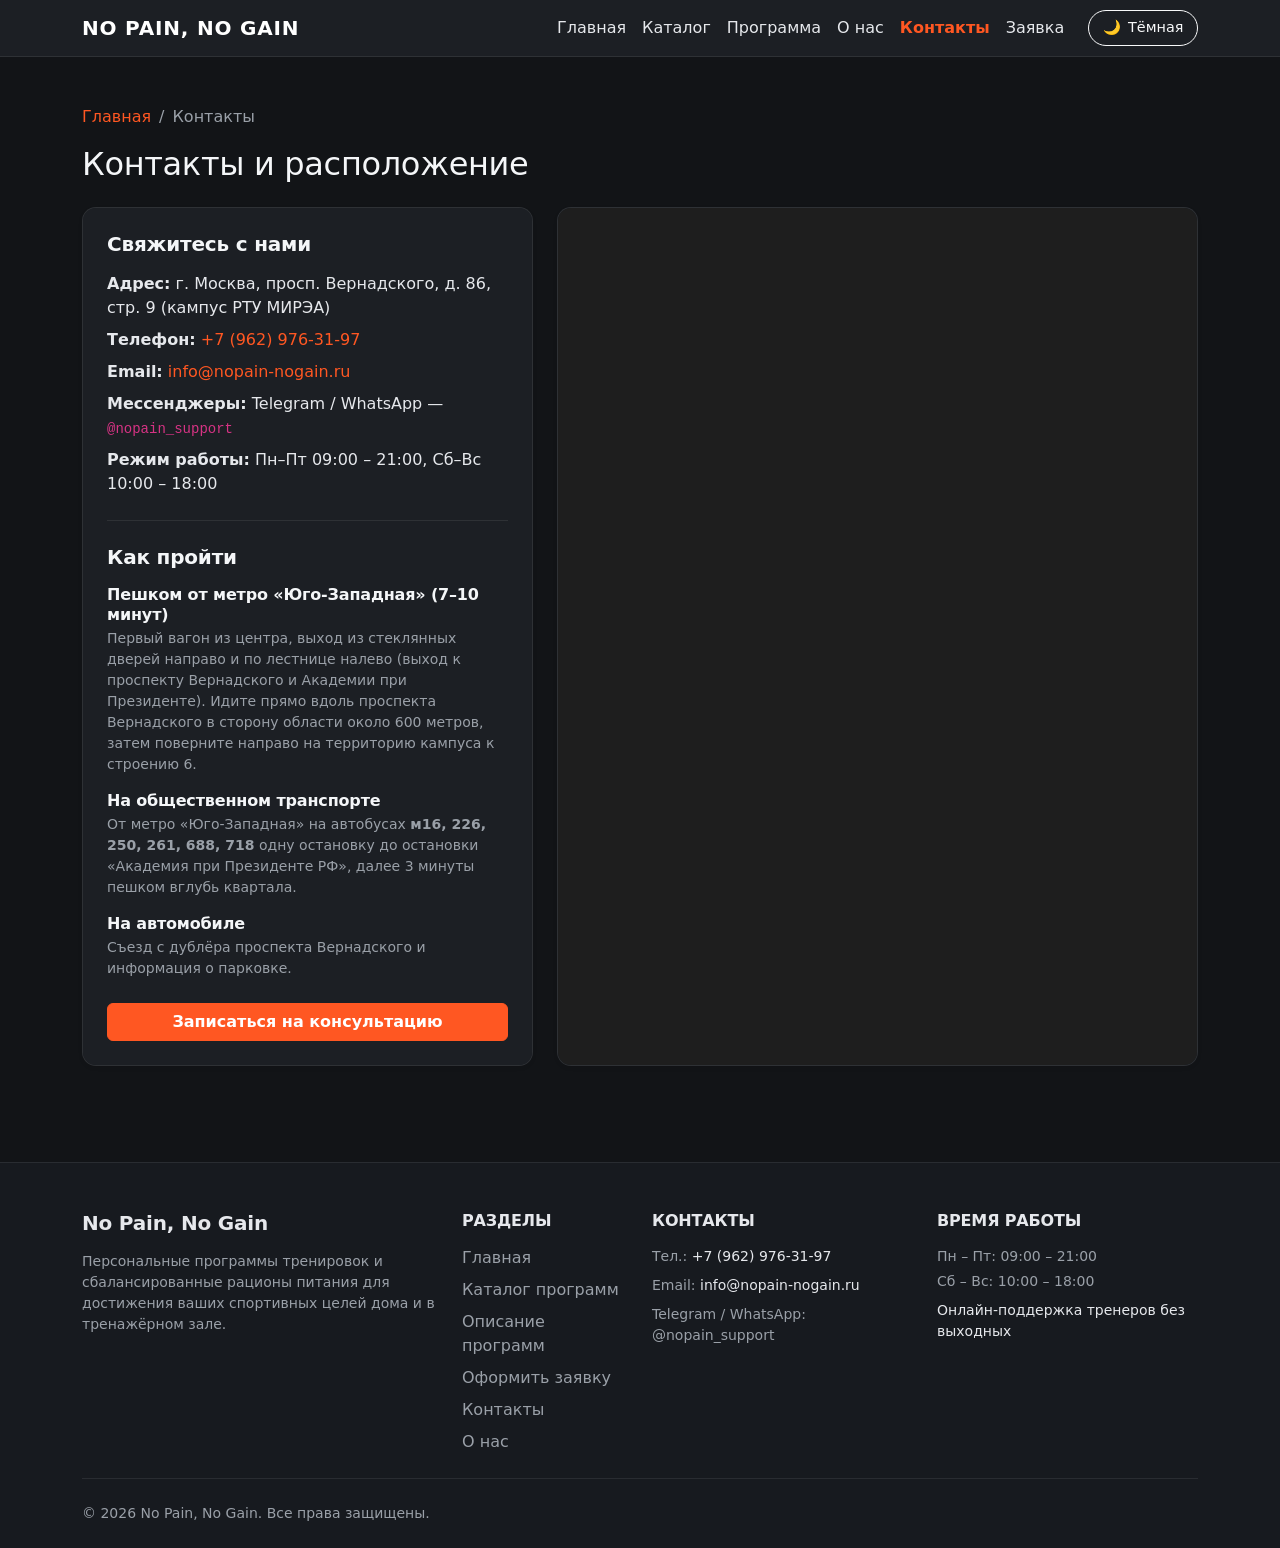
<file: contacts.html>
<!DOCTYPE html>
<html lang="ru">
<head>
  <meta charset="UTF-8">
  <meta name="viewport" content="width=device-width, initial-scale=1.0">
  <title>Контакты — No Pain, No Gain</title>
  <link rel="stylesheet" href="vendor/bootstrap/css/bootstrap.min.css">
  <link rel="stylesheet" href="css/custom.css">
  <link rel="stylesheet" href="css/theme.css">
</head>
<body class="bg-light d-flex flex-column min-vh-100">

  <nav class="navbar navbar-expand-lg navbar-dark bg-dark">
    <div class="container">
      <a class="navbar-brand" href="index.html">No Pain, No Gain</a>
      <button
        class="navbar-toggler"
        type="button"
        data-bs-toggle="collapse"
        data-bs-target="#mainNavbar"
        aria-controls="mainNavbar"
        aria-expanded="false"
        aria-label="Переключить навигацию"
      >
        <span class="navbar-toggler-icon"></span>
      </button>
      <div class="collapse navbar-collapse" id="mainNavbar">
        <ul class="navbar-nav ms-auto">
          <li class="nav-item">
            <a class="nav-link" aria-current="page" href="index.html">Главная</a>
          </li>
          <li class="nav-item">
            <a class="nav-link" href="catalog.html">Каталог</a>
          </li>
          <li class="nav-item">
            <a class="nav-link" href="product.html">Программа</a>
          </li>
          <li class="nav-item">
            <a class="nav-link" href="about.html">О нас</a>
          </li>
          <li class="nav-item">
            <a class="nav-link active" href="contacts.html">Контакты</a>
          </li>
          <li class="nav-item">
            <a class="nav-link" href="order.html">Заявка</a>
          </li>
        </ul>
        <button
  class="btn btn-outline-light theme-toggle ms-lg-3 mt-3 mt-lg-0"
  type="button"
  data-theme-toggle
  aria-label="Включить светлую тему"
  aria-pressed="false"
>
  <span data-theme-icon>🌙</span>
  <span data-theme-label>Тёмная</span>
</button>
      </div>
    </div>
  </nav>

  <main class="container my-5 flex-grow-1">
    <nav aria-label="breadcrumb">
      <ol class="breadcrumb">
        <li class="breadcrumb-item"><a href="index.html">Главная</a></li>
        <li class="breadcrumb-item active" aria-current="page">Контакты</li>
      </ol>
    </nav>

    <h1 class="h2 mb-4">Контакты и расположение</h1>

    <div class="row g-4">
      <div class="col-12 col-lg-5">
        <div class="card border-0 shadow-sm h-100">
          <div class="card-body p-4">
            <h2 class="h5 fw-bold mb-3">Свяжитесь с нами</h2>
            <ul class="list-unstyled mb-4">
              <li class="mb-2">
                <strong>Адрес:</strong> г. Москва, просп. Вернадского, д. 86, стр. 9 (кампус РТУ МИРЭА)
              </li>
              <li class="mb-2">
                <strong>Телефон:</strong> <a href="tel:+79629763197" class="text-decoration-none">+7 (962) 976-31-97</a>
              </li>
              <li class="mb-2">
                <strong>Email:</strong> <a href="mailto:info@nopain-nogain.ru" class="text-decoration-none">info@nopain-nogain.ru</a>
              </li>
              <li class="mb-2">
                <strong>Мессенджеры:</strong> Telegram / WhatsApp — <code>@nopain_support</code>
              </li>
              <li>
                <strong>Режим работы:</strong> Пн–Пт 09:00 – 21:00, Сб–Вс 10:00 – 18:00
              </li>
            </ul>

            <hr class="my-4">

            <h2 class="h5 fw-bold mb-3">Как пройти</h2>
            <div class="mb-3">
              <h3 class="h6 fw-bold mb-1">Пешком от метро «Юго-Западная» (7–10 минут)</h3>
              <p class="text-muted small mb-0">
                Первый вагон из центра, выход из стеклянных дверей направо и по лестнице налево (выход к проспекту Вернадского и Академии при Президенте). Идите прямо вдоль проспекта Вернадского в сторону области около 600 метров, затем поверните направо на территорию кампуса к строению 6.
              </p>
            </div>

            <div class="mb-3">
              <h3 class="h6 fw-bold mb-1">На общественном транспорте</h3>
              <p class="text-muted small mb-0">
                От метро «Юго-Западная» на автобусах <strong>м16, 226, 250, 261, 688, 718</strong> одну остановку до остановки «Академия при Президенте РФ», далее 3 минуты пешком вглубь квартала.
              </p>
            </div>

            <div class="mb-3">
              <h3 class="h6 fw-bold mb-1">На автомобиле</h3>
              <p class="text-muted small mb-0">
                Съезд с дублёра проспекта Вернадского и информация о парковке.
              </p>
            </div>

            <div class="mt-4">
              <a href="order.html" class="btn btn-primary w-100">Записаться на консультацию</a>
            </div>
          </div>
        </div>
      </div>
      <div class="col-12 col-lg-7">
        <div class="card border-0 shadow-sm h-100 overflow-hidden">
          <div class="card-body p-0 d-flex flex-column">
            <div class="w-100 h-100" style="min-height: 430px;">
              <iframe src="https://yandex.ru/map-widget/v1/?um=constructor%3Aa02164388fe558c75a3f751553145e5178f0888f03904357d87cb4c7a8684c52&amp;source=constructor" width="100%" height="100%" frameborder="0"></iframe>
            </div>
          </div>
        </div>
      </div>
    </div>

  </main>

  <footer class="bg-dark text-white pt-5 pb-4 mt-5">
    <div class="container">
      <div class="row g-4">
        <div class="col-12 col-md-6 col-lg-4">
          <h5 class="fw-bold mb-3">No Pain, No Gain</h5>
          <p class="text-white-50 small mb-0">
            Персональные программы тренировок и сбалансированные рационы питания для достижения ваших спортивных целей дома и в тренажёрном зале.
          </p>
        </div>

        <div class="col-6 col-md-3 col-lg-2">
          <h6 class="text-uppercase fw-bold mb-3">Разделы</h6>
          <ul class="list-unstyled mb-0">
            <li class="mb-2"><a class="text-white-50 text-decoration-none" href="index.html">Главная</a></li>
            <li class="mb-2"><a class="text-white-50 text-decoration-none" href="catalog.html">Каталог программ</a></li>
            <li class="mb-2"><a class="text-white-50 text-decoration-none" href="product.html">Описание программ</a></li>
            <li class="mb-2"><a class="text-white-50 text-decoration-none" href="order.html">Оформить заявку</a></li>
            <li class="mb-2"><a class="text-white-50 text-decoration-none" href="contacts.html">Контакты</a></li>
            <li><a class="text-white-50 text-decoration-none" href="about.html">О нас</a></li>
          </ul>
        </div>

        <div class="col-6 col-md-3 col-lg-3">
          <h6 class="text-uppercase fw-bold mb-3">Контакты</h6>
          <ul class="list-unstyled text-white-50 small mb-0">
            <li class="mb-2">Тел.: <a class="text-white text-decoration-none" href="tel:+79629763197">+7 (962) 976-31-97</a></li>
            <li class="mb-2">Email: <a class="text-white text-decoration-none" href="mailto:info@nopain-nogain.ru">info@nopain-nogain.ru</a></li>
            <li>Telegram / WhatsApp: @nopain_support</li>
          </ul>
        </div>

        <div class="col-12 col-md-6 col-lg-3">
          <h6 class="text-uppercase fw-bold mb-3">Время работы</h6>
          <ul class="list-unstyled text-white-50 small mb-0">
            <li class="mb-1">Пн – Пт: 09:00 – 21:00</li>
            <li class="mb-1">Сб – Вс: 10:00 – 18:00</li>
            <li class="text-white mt-2">Онлайн-поддержка тренеров без выходных</li>
          </ul>
        </div>
      </div>
      <hr class="border-secondary my-4">
      <div class="row align-items-center">
        <div class="col-12 col-md-6 text-center text-md-start">
          <p class="text-white-50 small mb-0">&copy; 2026 No Pain, No Gain. Все права защищены.</p>
        </div>
      </div>
    </div>
  </footer>

  <script src="vendor/bootstrap/js/bootstrap.bundle.min.js"></script>
  <script src="js/theme.js"></script>
</body>
</html>
</file>
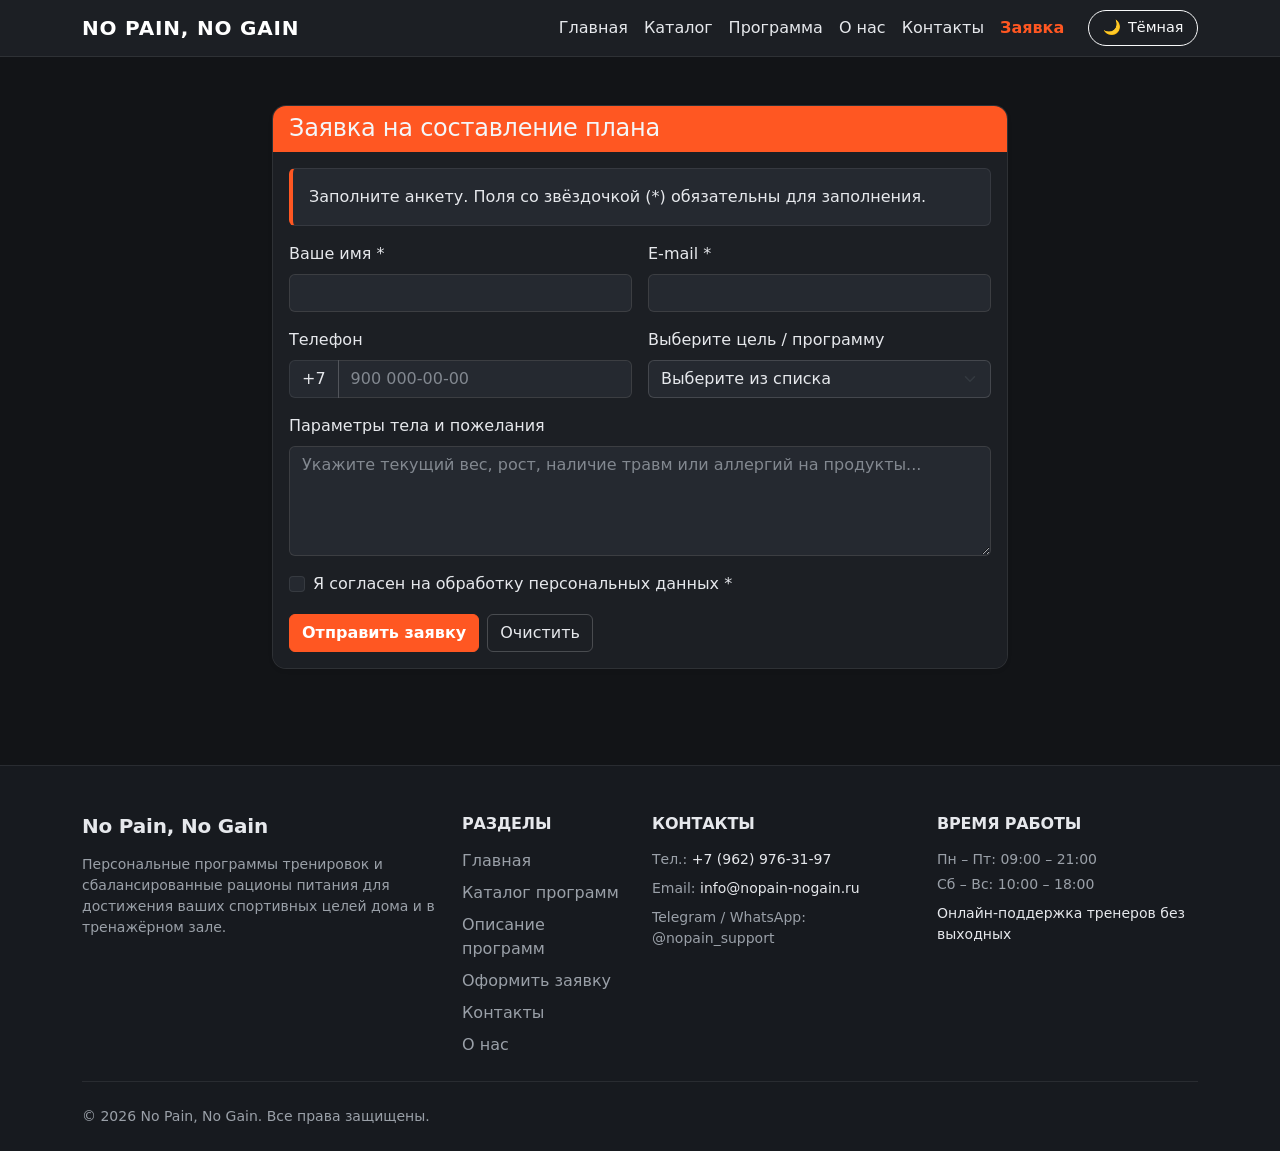
<file: order.html>
<!DOCTYPE html>
<html lang="ru">
<head>
  <meta charset="UTF-8">
  <meta name="viewport" content="width=device-width, initial-scale=1.0">
  <title>Заявка на программу — No Pain, No Gain</title>
  <link rel="stylesheet" href="vendor/bootstrap/css/bootstrap.min.css">
  <link rel="stylesheet" href="css/custom.css">
  <link rel="stylesheet" href="css/theme.css">
</head>
<body class="bg-light d-flex flex-column min-vh-100">

  <nav class="navbar navbar-expand-lg navbar-dark bg-dark">
    <div class="container">
      <a class="navbar-brand" href="index.html">No Pain, No Gain</a>
      <button
        class="navbar-toggler"
        type="button"
        data-bs-toggle="collapse"
        data-bs-target="#mainNavbar"
        aria-controls="mainNavbar"
        aria-expanded="false"
        aria-label="Переключить навигацию"
      >
        <span class="navbar-toggler-icon"></span>
      </button>
      <div class="collapse navbar-collapse" id="mainNavbar">
        <ul class="navbar-nav ms-auto">
          <li class="nav-item">
            <a class="nav-link" aria-current="page" href="index.html">Главная</a>
          </li>
          <li class="nav-item">
            <a class="nav-link" href="catalog.html">Каталог</a>
          </li>
          <li class="nav-item">
            <a class="nav-link" href="product.html">Программа</a>
          </li>
          <li class="nav-item">
            <a class="nav-link" href="about.html">О нас</a>
          </li>
          <li class="nav-item">
            <a class="nav-link" href="contacts.html">Контакты</a>
          </li>
          <li class="nav-item">
            <a class="nav-link active" href="order.html">Заявка</a>
          </li>

        </ul>
        <button
  class="btn btn-outline-light theme-toggle ms-lg-3 mt-3 mt-lg-0"
  type="button"
  data-theme-toggle
  aria-label="Включить светлую тему"
  aria-pressed="false"
>
  <span data-theme-icon>🌙</span>
  <span data-theme-label>Тёмная</span>
</button>
      </div>
    </div>
  </nav>

  <main class="container my-5 flex-grow-1">
    <div class="row justify-content-center">
      <div class="col-12 col-lg-8">
        <div class="card shadow-sm">
          <div class="card-header bg-primary text-white">
            <h1 class="h4 mb-0">Заявка на составление плана</h1>
          </div>
          <div class="card-body">
            <div class="alert alert-info" role="alert">
              Заполните анкету. Поля со звёздочкой (*) обязательны для заполнения.
            </div>
            <form>
              <div class="row g-3">
                <div class="col-12 col-md-6">
                  <label for="order-name" class="form-label">Ваше имя *</label>
                  <input id="order-name" name="name" type="text" class="form-control" required>
                </div>
                <div class="col-12 col-md-6">
                  <label for="order-email" class="form-label">E-mail *</label>
                  <input id="order-email" name="email" type="email" class="form-control" required>
                </div>
                <div class="col-12 col-md-6">
                  <label for="order-phone" class="form-label">Телефон</label>
                  <div class="input-group">
                    <span class="input-group-text">+7</span>
                    <input id="order-phone" name="phone" type="tel" class="form-control" placeholder="900 000-00-00">
                  </div>
                </div>
                <div class="col-12 col-md-6">
                  <label for="order-product" class="form-label">Выберите цель / программу</label>
                  <select id="order-product" name="product" class="form-select">
                    <option selected>Выберите из списка</option>
                    <option value="weight-loss">Сушка и рельеф (Похудение)</option>
                    <option value="mass-gain">Массонабор Pro (Набор массы)</option>
                    <option value="balance">Легкий старт (1600 ккал)</option>
                    <option value="balance">Сила и масса (3000 ккал)</option>
                    <option value="balance">Домашний фитнес (Без зала)</option>
                  </select>
                </div>
                <div class="col-12">
                  <label for="order-comment" class="form-label">Параметры тела и пожелания</label>
                  <textarea id="order-comment" name="comment" class="form-control" rows="4" placeholder="Укажите текущий вес, рост, наличие травм или аллергий на продукты..."></textarea>
                </div>
                <div class="col-12">
                  <div class="form-check">
                    <input id="order-agree" class="form-check-input" type="checkbox" required>
                    <label class="form-check-label" for="order-agree">
                      Я согласен на обработку персональных данных *
                    </label>
                  </div>
                </div>
                <div class="col-12 d-flex gap-2">
                  <button class="btn btn-primary" type="submit">Отправить заявку</button>
                  <button class="btn btn-outline-secondary" type="reset">Очистить</button>
                </div>
              </div>
            </form>
          </div>
        </div>
      </div>
    </div>
  </main>


  <footer class="bg-dark text-white pt-5 pb-4 mt-5">
    <div class="container">
      <div class="row g-4">
        <div class="col-12 col-md-6 col-lg-4">
          <h5 class="fw-bold mb-3">No Pain, No Gain</h5>
          <p class="text-white-50 small mb-0">
            Персональные программы тренировок и сбалансированные рационы питания для достижения ваших спортивных целей дома и в тренажёрном зале.
          </p>
        </div>

        <div class="col-6 col-md-3 col-lg-2">
          <h6 class="text-uppercase fw-bold mb-3">Разделы</h6>
          <ul class="list-unstyled mb-0">
            <li class="mb-2"><a class="text-white-50 text-decoration-none" href="index.html">Главная</a></li>
            <li class="mb-2"><a class="text-white-50 text-decoration-none" href="catalog.html">Каталог программ</a></li>
            <li class="mb-2"><a class="text-white-50 text-decoration-none" href="product.html">Описание программ</a></li>
            <li class="mb-2"><a class="text-white-50 text-decoration-none" href="order.html">Оформить заявку</a></li>
            <li class="mb-2"><a class="text-white-50 text-decoration-none" href="contacts.html">Контакты</a></li>
            <li><a class="text-white-50 text-decoration-none" href="about.html">О нас</a></li>
          </ul>
        </div>

        <div class="col-6 col-md-3 col-lg-3">
          <h6 class="text-uppercase fw-bold mb-3">Контакты</h6>
          <ul class="list-unstyled text-white-50 small mb-0">
            <li class="mb-2">Тел.: <a class="text-white text-decoration-none" href="tel:+79991234567">+7 (962) 976-31-97</a></li>
            <li class="mb-2">Email: <a class="text-white text-decoration-none" href="mailto:info@nopain-nogain.ru">info@nopain-nogain.ru</a></li>
            <li>Telegram / WhatsApp: @nopain_support</li>
          </ul>
        </div>

        <div class="col-12 col-md-6 col-lg-3">
          <h6 class="text-uppercase fw-bold mb-3">Время работы</h6>
          <ul class="list-unstyled text-white-50 small mb-0">
            <li class="mb-1">Пн – Пт: 09:00 – 21:00</li>
            <li class="mb-1">Сб – Вс: 10:00 – 18:00</li>
            <li class="text-white mt-2">Онлайн-поддержка тренеров без выходных</li>
          </ul>
        </div>
      </div>
      <hr class="border-secondary my-4">
      <div class="row align-items-center">
        <div class="col-12 col-md-6 text-center text-md-start">
          <p class="text-white-50 small mb-0">&copy; 2026 No Pain, No Gain. Все права защищены.</p>
        </div>
      </div>
    </div>
  </footer>

  <script src="vendor/bootstrap/js/bootstrap.bundle.min.js"></script>
  <script src="js/theme.js"></script>
</body>
</html>
</file>
<file: css/custom.css>
:root {
  --bg-main: #121417;
  --bg-card: #1c1f24;
  --bg-elevated: #252930;
  --accent: #ff5722;
  --accent-hover: #e64a19;
  --accent-glow: rgba(255, 87, 34, 0.22);
  --text-main: #e6e8ec;
  --text-muted: #9aa0a8;
  --border-subtle: rgba(255, 255, 255, 0.08);
}

body,
body.bg-light {
  min-height: 100vh;
  background-color: var(--bg-main) !important;
  color: var(--text-main) !important;
}

h1, h2, h3, h4, h5, h6, .h1, .h2, .h3, .h4, .h5, .h6 {
  color: #f4f6f8;
  letter-spacing: -0.01em;
}

.text-muted {
  color: var(--text-muted) !important;
}

.navbar.bg-dark,
footer.bg-dark {
  background-color: #0d0f12 !important;
  border-bottom: 1px solid var(--border-subtle);
}

footer.bg-dark {
  border-bottom: none;
  border-top: 1px solid var(--border-subtle);
}

.navbar-brand {
  font-weight: 800;
  text-transform: uppercase;
  letter-spacing: 0.04em;
  color: #ffffff !important;
}

.navbar-nav .nav-link.active {
  color: var(--accent) !important;
  font-weight: 600;
}

.breadcrumb-item a {
  color: var(--accent);
  text-decoration: none;
}

.breadcrumb-item.active,
.breadcrumb-item + .breadcrumb-item::before {
  color: var(--text-muted);
}

/* Акцентные кнопки */
.bg-primary,
.btn-primary {
  background-color: var(--accent) !important;
  border-color: var(--accent) !important;
  color: #ffffff !important;
  font-weight: 600;
  transition: all 0.2s ease;
}

.btn-primary:hover,
.btn-primary:focus {
  background-color: var(--accent-hover) !important;
  border-color: var(--accent-hover) !important;
  box-shadow: 0 4px 14px var(--accent-glow);
}

.btn-outline-primary {
  color: var(--accent) !important;
  border-color: var(--accent) !important;
  font-weight: 600;
}

.btn-outline-primary:hover {
  background-color: var(--accent) !important;
  color: #ffffff !important;
}

.btn-outline-secondary,
.btn-outline-dark {
  color: var(--text-main) !important;
  border-color: rgba(255, 255, 255, 0.2) !important;
}

.btn-outline-secondary:hover,
.btn-outline-dark:hover {
  background-color: var(--bg-elevated) !important;
  border-color: var(--accent) !important;
  color: #ffffff !important;
}

.card {
  background-color: var(--bg-card) !important;
  color: var(--text-main) !important;
  border: 1px solid var(--border-subtle) !important;
  border-radius: 14px;
  overflow: hidden;
  transition: transform 0.25s ease, box-shadow 0.25s ease, border-color 0.25s ease;
}

.card:hover {
  transform: translateY(-5px);
  border-color: rgba(255, 87, 34, 0.45) !important;
  box-shadow: 0 12px 28px rgba(0, 0, 0, 0.45), 0 0 18px var(--accent-glow) !important;
}

.nav-pills .nav-link {
  color: var(--text-main);
  background-color: var(--bg-card);
  border: 1px solid var(--border-subtle);
  border-radius: 10px;
  font-weight: 500;
  transition: all 0.2s ease;
}

.nav-pills .nav-link:hover {
  border-color: var(--accent);
  color: #ffffff;
}

.nav-pills .nav-link.active {
  background-color: var(--accent) !important;
  border-color: var(--accent) !important;
  color: #ffffff !important;
  box-shadow: 0 4px 12px var(--accent-glow);
}

/* Таблицы характеристик */
.table-responsive.bg-white {
  background-color: var(--bg-card) !important;
  border-radius: 12px;
  overflow: hidden;
  border: 1px solid var(--border-subtle);
}

.table {
  --bs-table-bg: var(--bg-card);
  --bs-table-color: var(--text-main);
  --bs-table-striped-bg: #22262c;
  --bs-table-striped-color: var(--text-main);
  --bs-table-border-color: var(--border-subtle);
  color: var(--text-main) !important;
}

.alert-info,
.alert-warning,
.alert-success {
  background-color: var(--bg-elevated) !important;
  color: var(--text-main) !important;
  border: 1px solid var(--border-subtle) !important;
  border-left: 4px solid var(--accent) !important;
}

.alert-success {
  border-left-color: #2e7d32 !important;
}

.form-control,
.form-select {
  background-color: var(--bg-elevated) !important;
  border: 1px solid rgba(255, 255, 255, 0.14) !important;
  color: var(--text-main) !important;
}

.form-control:focus,
.form-select:focus {
  border-color: var(--accent) !important;
  box-shadow: 0 0 0 0.2rem var(--accent-glow) !important;
}

.form-control::placeholder {
  color: var(--text-muted);
}

.modal-content,
.dropdown-menu,
.accordion-item,
.accordion-button {
  background-color: var(--bg-card) !important;
  color: var(--text-main) !important;
  border-color: var(--border-subtle) !important;
}

.accordion-button:not(.collapsed) {
  background-color: var(--bg-elevated) !important;
  color: var(--accent) !important;
}

.dropdown-item {
  color: var(--text-main) !important;
}

.dropdown-item:hover {
  background-color: var(--bg-elevated) !important;
  color: var(--accent) !important;
}

.placeholder-box {
  min-height: 240px;
}

.placeholder-image {
  min-height: 320px;
}

.card-carousel-img {
  height: 200px;
  object-fit: cover;
}

.card-img-top {
  width: 100%;
  aspect-ratio: 16 / 9;
  object-fit: cover;
  object-position: center;
}

.program-carousel-img {
  width: 100%;
  height: auto;
  aspect-ratio: 16 / 9;
  object-fit: cover;
  object-position: center;
}

.team-card-img {
  width: 100%;
  height: 320px;
  object-fit: cover;
  object-position: top;
}

footer a.text-white-50:hover {
  color: var(--accent) !important;
  transition: color 0.2s ease;
}

.bg-white,
.card.bg-white,
section.bg-white {
  background-color: var(--bg-card) !important;
  color: var(--text-main) !important;
  border: 1px solid var(--border-subtle) !important;
}

a:not(.btn):not(.nav-link):not(.navbar-brand):not(.dropdown-item):not(.text-white-50):not(.text-white) {
  color: var(--accent);
  transition: color 0.2s ease;
}

a:not(.btn):not(.nav-link):not(.navbar-brand):not(.dropdown-item):not(.text-white-50):not(.text-white):hover {
  color: #ff8a65;
}

iframe[src*="yandex"],
ymaps {
  filter: invert(92%) hue-rotate(180deg) brightness(95%) contrast(90%);
  border-radius: 12px;
}

.text-primary {
  color: var(--accent) !important;
}
</file>
<file: css/theme.css>
:root {
  color-scheme: dark;
  --bg-main: #121417;
  --bg-card: #1c1f24;
  --bg-elevated: #252930;
  --accent: #ff5722;
  --accent-hover: #e64a19;
  --accent-glow: rgba(255, 87, 34, .22);
  --text-main: #e6e8ec;
  --text-muted: #9aa0a8;
  --border-subtle: rgba(255, 255, 255, .08);

  --theme-navbar-bg: #1c1f24;
  --theme-footer-bg: #171a1f;
  --theme-control-bg: #252930;
  --theme-table-stripe: rgba(255, 255, 255, .035);
}

/* Значения светлой темы */
html[data-theme="light"] {
  color-scheme: light;
  --bg-main: #f5f6f8;
  --bg-card: #ffffff;
  --bg-elevated: #eef1f4;
  --accent: #e64a19;
  --accent-hover: #c93d12;
  --accent-glow: rgba(230, 74, 25, .14);
  --text-main: #20242a;
  --text-muted: #68717d;
  --border-subtle: rgba(25, 35, 45, .13);

  --theme-navbar-bg: #ffffff;
  --theme-footer-bg: #e9edf1;
  --theme-control-bg: #ffffff;
  --theme-table-stripe: rgba(25, 35, 45, .035);
}

/* Базовые цвета страницы */
html,
body {
  background-color: var(--bg-main);
  color: var(--text-main);
}

body {
  min-height: 100vh;
}

html.theme-ready body,
html.theme-ready body *,
html.theme-ready body *::before,
html.theme-ready body *::after {
  transition:
    background-color .28s ease,
    color .28s ease,
    border-color .28s ease,
    box-shadow .28s ease;
}

/* Bootstrap utility-классы, часто используемые в HTML */
body.bg-light,
.bg-light {
  background-color: var(--bg-main) !important;
  color: var(--text-main);
}

.bg-white,
.table-responsive.bg-white {
  background-color: var(--bg-card) !important;
  color: var(--text-main);
}

.text-muted {
  color: var(--text-muted) !important;
}

html[data-theme="light"] .text-secondary {
  color: #68717d !important;
}

/* Карточки, панели и раскрывающиеся блоки */
.card,
.card-body,
.accordion-item,
.accordion-body,
.dropdown-menu,
.modal-content,
.list-group-item {
  background-color: var(--bg-card);
  color: var(--text-main);
  border-color: var(--border-subtle);
}

.card-header:not(.bg-primary) {
  background-color: var(--bg-elevated);
  color: var(--text-main);
  border-color: var(--border-subtle);
}

.accordion-button {
  background-color: var(--bg-elevated);
  color: var(--text-main);
}

.accordion-button:not(.collapsed) {
  background-color: var(--bg-elevated);
  color: var(--accent);
  box-shadow: inset 0 -1px 0 var(--border-subtle);
}

.accordion-button::after {
  filter: invert(1) grayscale(1);
}

html[data-theme="light"] .accordion-button::after {
  filter: none;
}

/* Навигация */
.navbar.navbar-dark.bg-dark {
  background-color: var(--theme-navbar-bg) !important;
  border-bottom: 1px solid var(--border-subtle);
}

.navbar-dark .navbar-brand,
.navbar-dark .navbar-nav .nav-link {
  color: var(--text-main);
}

.navbar-dark .navbar-nav .nav-link:hover,
.navbar-dark .navbar-nav .nav-link:focus,
.navbar-dark .navbar-nav .nav-link.active {
  color: var(--accent);
}

.navbar-dark .navbar-toggler {
  border-color: var(--border-subtle);
}

html[data-theme="light"] .navbar-dark .navbar-toggler-icon {
  filter: invert(1);
}

/* Футер: в светлой теме становится светлым, в тёмной остаётся тёмным */
footer.bg-dark {
  background-color: var(--theme-footer-bg) !important;
  color: var(--text-main) !important;
  border-top: 1px solid var(--border-subtle);
}

footer.bg-dark .text-white,
footer.bg-dark h5,
footer.bg-dark h6 {
  color: var(--text-main) !important;
}

footer.bg-dark .text-white-50,
footer.bg-dark a.text-white-50 {
  color: var(--text-muted) !important;
}

footer.bg-dark a.text-white {
  color: var(--text-main) !important;
}

footer.bg-dark .border-secondary {
  border-color: var(--border-subtle) !important;
}

/* Таблицы */
.table {
  --bs-table-color: var(--text-main);
  --bs-table-bg: var(--bg-card);
  --bs-table-border-color: var(--border-subtle);
  --bs-table-striped-bg: var(--theme-table-stripe);
  --bs-table-striped-color: var(--text-main);
  color: var(--text-main);
  border-color: var(--border-subtle);
}

.table > :not(caption) > * > * {
  color: var(--text-main);
  background-color: var(--bg-card);
  border-color: var(--border-subtle);
}

.table-striped > tbody > tr:nth-of-type(odd) > * {
  background-color: var(--theme-table-stripe);
}

/* Формы */
.form-control,
.form-select,
.input-group-text {
  background-color: var(--theme-control-bg);
  color: var(--text-main);
  border-color: var(--border-subtle);
}

.form-control::placeholder {
  color: var(--text-muted);
  opacity: .8;
}

.form-control:focus,
.form-select:focus {
  background-color: var(--theme-control-bg);
  color: var(--text-main);
  border-color: var(--accent);
  box-shadow: 0 0 0 .2rem var(--accent-glow);
}

.form-check-input {
  background-color: var(--theme-control-bg);
  border-color: var(--border-subtle);
}

.form-check-input:checked {
  background-color: var(--accent);
  border-color: var(--accent);
}

/* Ссылки и разделители */
a {
  color: var(--accent);
}

a:hover {
  color: var(--accent-hover);
}

hr {
  border-color: var(--border-subtle);
  opacity: 1;
}

.breadcrumb-item,
.breadcrumb-item.active {
  color: var(--text-muted);
}

.breadcrumb-item + .breadcrumb-item::before {
  color: var(--text-muted);
}

/* Блоки главной страницы, где в HTML явно указан bg-white */
html[data-theme="light"] .top-brand-bar {
  background-color: #20242a;
}

html[data-theme="light"] .top-brand-bar .text-muted {
  color: #c5cbd3 !important;
}

/* Кнопка переключения темы */
.theme-toggle {
  display: inline-flex;
  align-items: center;
  justify-content: center;
  gap: .45rem;
  white-space: nowrap;
  border-radius: 999px;
  padding: .4rem .85rem;
  font-size: .9rem;
}

html[data-theme="light"] .theme-toggle {
  color: #20242a;
  border-color: rgba(32, 36, 42, .35);
}

html[data-theme="light"] .theme-toggle:hover {
  color: #ffffff;
  background-color: #20242a;
  border-color: #20242a;
}

/* Уважение системной настройки уменьшения движения */
@media (prefers-reduced-motion: reduce) {
  html.theme-ready body,
  html.theme-ready body *,
  html.theme-ready body *::before,
  html.theme-ready body *::after {
    transition: none !important;
  }
}


/* ДОРАБОТКА СВЕТЛОЙ ТЕМЫ */

/* Верхняя полоска с названием сайта */
html[data-theme="light"] .top-brand-bar {
  background-color: #f1f3f5 !important;
  color: #20242a !important;
  border-bottom: 1px solid #dee2e6;
}

html[data-theme="light"] .top-brand-bar .text-white,
html[data-theme="light"] .top-brand-bar .text-muted,
html[data-theme="light"] .top-brand-bar a {
  color: #343a40 !important;
}

html[data-theme="light"] .top-brand-bar .text-muted {
  color: #68717d !important;
}

/* Заголовки карточек */
html[data-theme="light"] .card,
html[data-theme="light"] .card h1,
html[data-theme="light"] .card h2,
html[data-theme="light"] .card h3,
html[data-theme="light"] .card h4,
html[data-theme="light"] .card h5,
html[data-theme="light"] .card h6,
html[data-theme="light"] .card .card-title {
  color: #20242a !important;
}

/* Текст внутри карточек */
html[data-theme="light"] .card p,
html[data-theme="light"] .card li {
  color: #49515a;
}

/* Светлый фон и читаемый текст основного содержимого */
html[data-theme="light"] main {
  color: #20242a;
}

html[data-theme="light"] main h1,
html[data-theme="light"] main h2,
html[data-theme="light"] main h3,
html[data-theme="light"] main h4,
html[data-theme="light"] main h5,
html[data-theme="light"] main h6 {
  color: #20242a;
}


html[data-theme="light"] .navbar .navbar-brand,
html[data-theme="light"] .navbar-dark .navbar-brand {
  color: #20242a !important;
}
</file>
